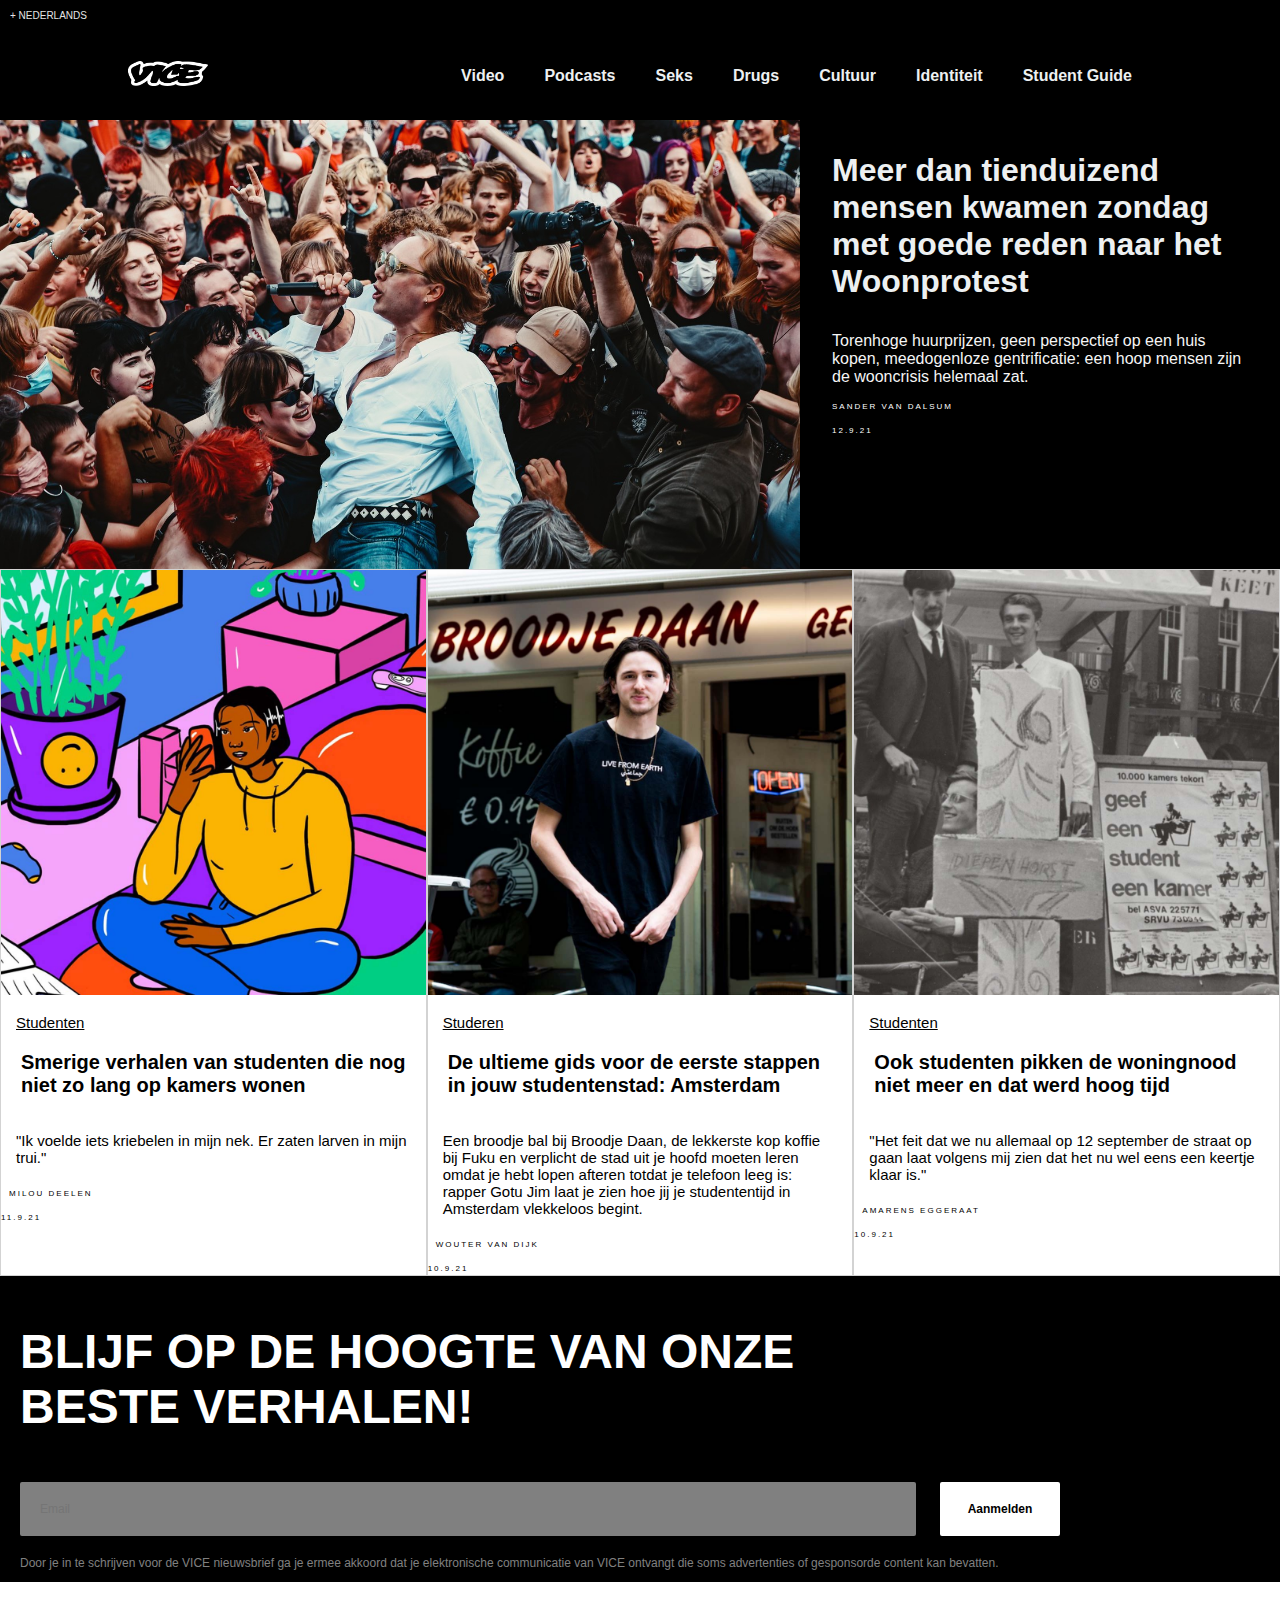
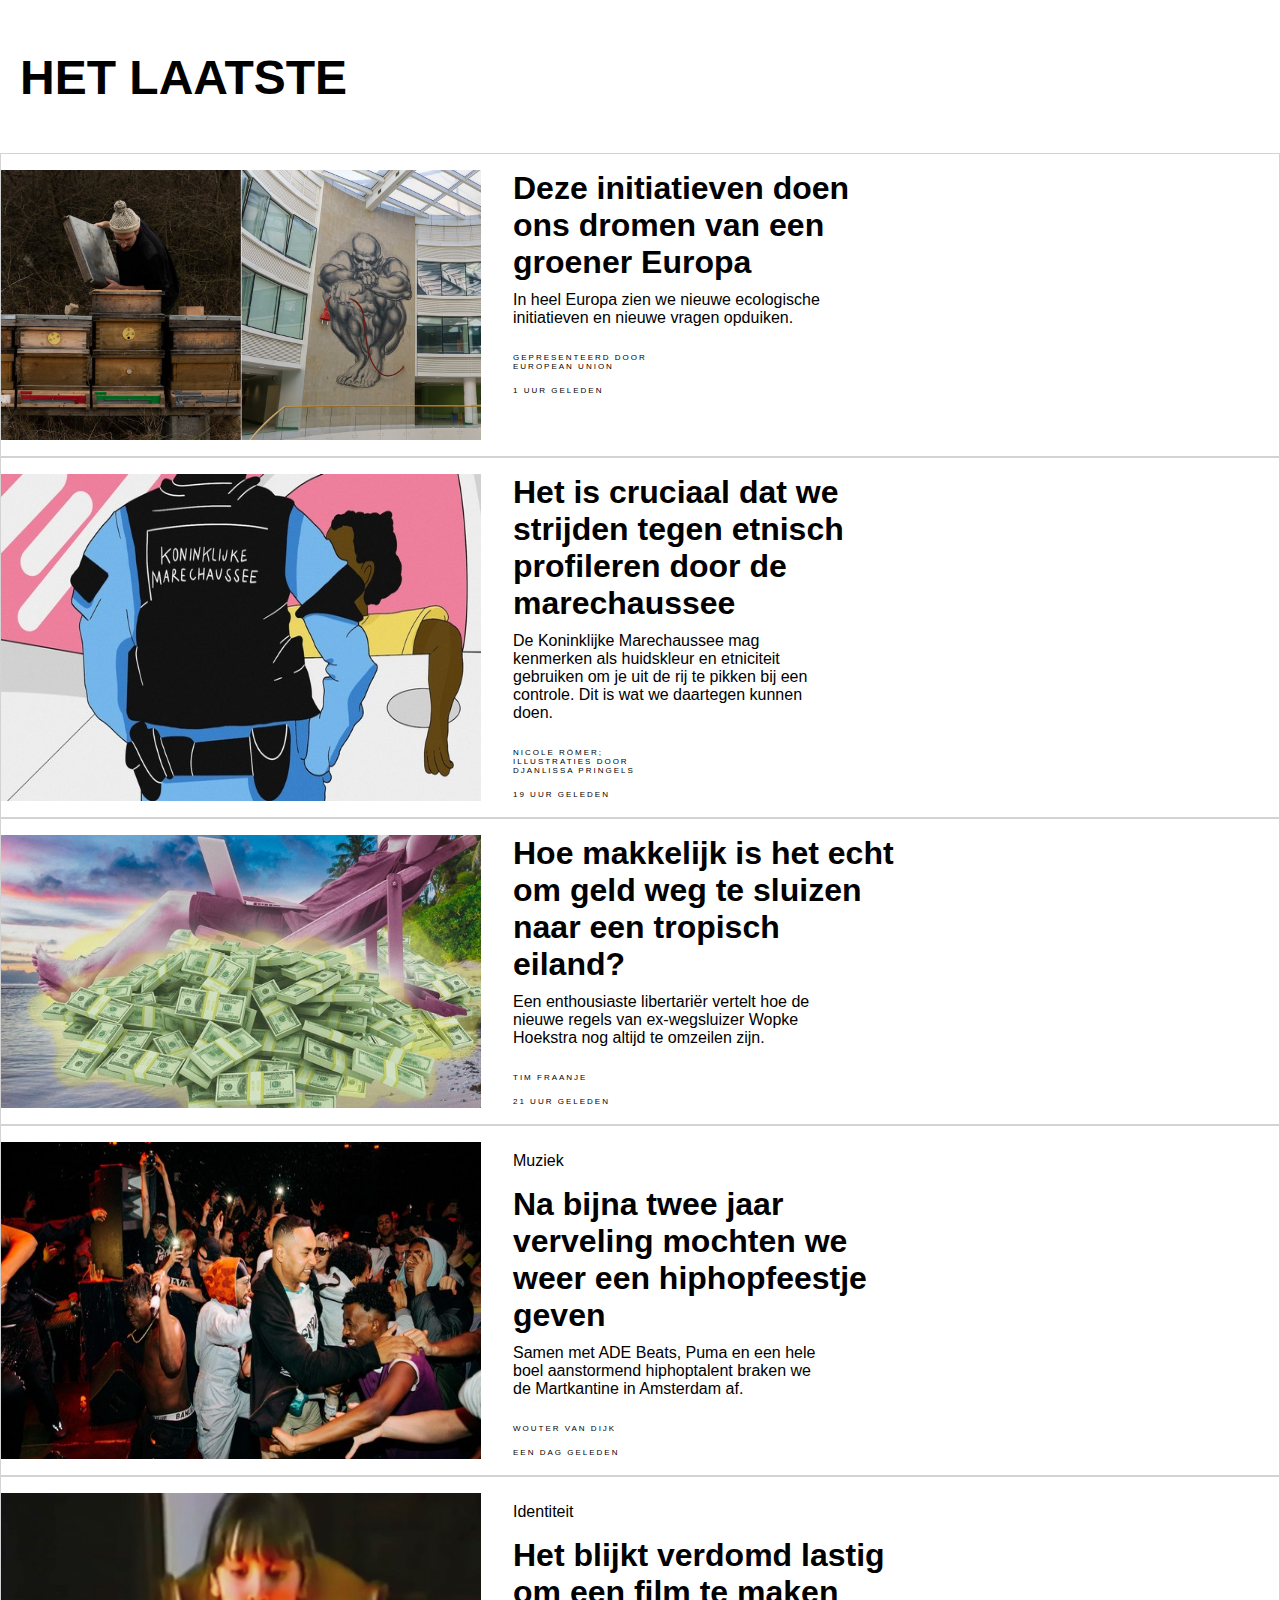
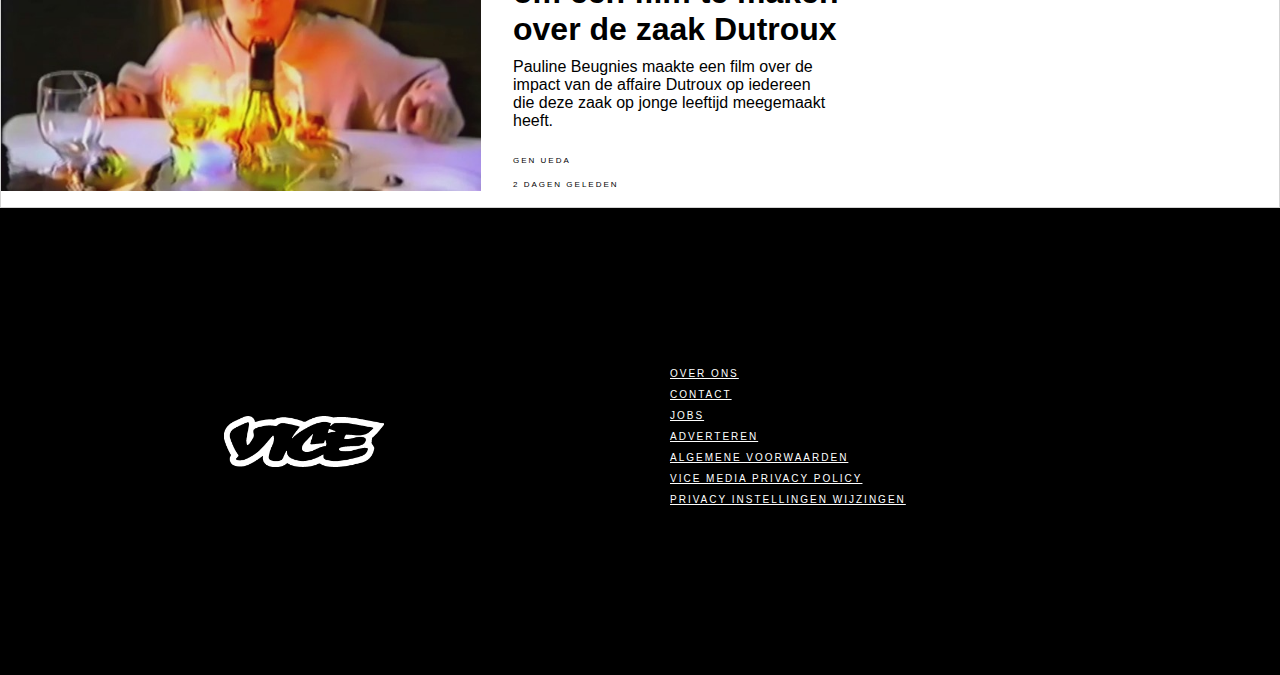
<file: index.html>
<!DOCTYPE html>
<html lang="en">

<head>
	<meta charset="UTF-8">
	<meta name="viewport" content="width=device-width, initial-scale=1.0">
	<title> vice.com </title>
	<link rel="stylesheet" href="style2.css">
</head>

<div class="taalbutton">
	<button class="taal"> + Nederlands</button>
</div>
<header>
	<a class="logo" href="/"><img class="vicelogo" src="images/vicelogo.png" alt="logo"></a>
	<nav>
		<ul class="nav__links">
			<li><a href="#video">Video</a></li>
			<li><a href="#podcasts">Podcasts</a></li>
			<li><a href="#seks">Seks</a></li>
			<li><a href="#drugs">Drugs</a></li>
			<li><a href="#cultuur">Cultuur</a></li>
			<li><a href="#identiteit">Identiteit</a></li>
			<li><a href="#studentguide">Student Guide</a></li>
		</ul>
	</nav>

	<img class="menu" src="images/hamburger.png.png"></img>
</header>
<div class="overlay">
	<a class="close">&times;</a>
	<ul class="overlay__content">
		<li><a href="#video">Video</a></li>
		<li><a href="#podcasts">Podcasts</a></li>
		<li><a href="#shop">Shop</a></li>
		<li><a href="#nieuwsbrief">Nieuwsbrief</a></li>

		<form action="/action_page.php">
			<input type="text" placeholder="Zoeken naar artikelen, video's en shows" name="search">
			<button type="submit">submit</button>
		</form>

		<ul>
			<li><a href="#seks">Seks</a></li>
			<li><a href="#drugs">Drugs</a></li>
			<li><a href="#cultuur">Cultuur</a></li>
			<li> <a href="#identiteit">Identiteit</a></li>
			<li> <a href="#studentguide">Student Guide</a></li>
		</ul>
</div>
</div>

<body>

	<section>
		<img class="image1" src="images/image1.jpg" alt="festival foto">
		<article class="article1">
			<a href="/pagina2.html">
				<h3>Meer dan tienduizend mensen kwamen zondag met goede reden naar het Woonprotest</h3>
			</a>
			<p>Torenhoge huurprijzen, geen perspectief op een huis kopen, meedogenloze gentrificatie: een hoop mensen
				zijn de wooncrisis helemaal zat.</p>
			<p class="auteur"> Sander van Dalsum</p>
			<time datetime="2021-09-12 18:43">12.9.21</time>
		</article>
	</section>

	<section>
		<article class="artikel1">
			<img src="images/image2.jpg" alt="illustratie studenten">
			<p>Studenten</p>
			<h2>Smerige verhalen van studenten die nog niet zo lang op kamers wonen</h2>
			<p> &quot;Ik voelde iets kriebelen in mijn nek. Er zaten larven in mijn trui.&quot;</p>
			<p class="auteur"> Milou Deelen</p>
			<time datetime="2021-09-11 18:00">11.9.21</time>
		</article>

		<article class="artikel2">
			<img src="images/image3.jpg" alt="broodje daan">
			<p>Studeren</p>
			<h2>De ultieme gids voor de eerste stappen in jouw studentenstad: Amsterdam</h2>
			<p> Een broodje bal bij Broodje Daan, de lekkerste kop koffie bij Fuku
				en verplicht de stad uit je hoofd moeten leren omdat je hebt lopen afteren
				totdat je telefoon leeg is: rapper Gotu Jim laat je zien hoe jij je studententijd
				in Amsterdam vlekkeloos begint.</p>
			<p class="auteur">Wouter van Dijk</p>
			<time datetime="2021-09-10 18:00">10.9.21</time>
		</article>

		<article class="artikel3">
			<img src="images/image4.jpg" alt="woningnood studenten">
			<p>Studenten</p>
			<h2>Ook studenten pikken de woningnood niet meer en dat werd hoog tijd</h2>
			<p> &quot;Het feit dat we nu allemaal op 12 september de straat op gaan laat volgens
				mij zien dat het nu wel eens een keertje klaar is.&quot;</p>
			<p class="auteur"> Amarens Eggeraat</p>
			<time datetime="2021-09-10 18:00">10.9.21</time>
		</article>
	</section>

	<section>
		<h3>Blijf op de hoogte van onze beste verhalen!</h3>
		<form action=""></form>
		<input type="text" placeholder="Email">
		<input type="submit" value="Aanmelden">

		<p>Door je in te schrijven voor de VICE nieuwsbrief ga je ermee akkoord dat je
			elektronische communicatie van VICE ontvangt die soms advertenties of gesponsorde
			content kan bevatten.</p>
	</section>

	<section>
		<h3>Het Laatste</h3>
		<article>
			<img src="images/image5.jpg" alt="foto van ecologische initiatieven">
			<div>
				<h2>Deze initiatieven doen ons dromen van een groener Europa</h2>
				<p>In heel Europa zien we nieuwe ecologische initiatieven en nieuwe vragen opduiken.</p>
				<p class="auteur">GEPRESENTEERD DOOR EUROPEAN UNION</p>
				<time datetime="2021-09-10 18:00">1 uur geleden</time>
			</div>
		</article>
		<article>
			<img src="images/image6.jpg" alt="illustratie van Koninklijke Marechaussee">
			<div>
				<h2>Het is cruciaal dat we strijden tegen etnisch profileren door de marechaussee</h2>
				<p>De Koninklijke Marechaussee mag kenmerken als huidskleur en etniciteit gebruiken om je uit de rij te
					pikken bij een controle. Dit is wat we daartegen kunnen doen.</p>
				<p class="auteur">NICOLE RÖMER; ILLUSTRATIES DOOR DJANLISSA PRINGELS</p>
				<time datetime="2021-09-10 18:00">19 uur geleden</time>
			</div>
		</article>
		<article>
			<img src="images/image7.jpg" alt="illustratie van een stapel geld">
			<div>
				<h2>Hoe makkelijk is het echt om geld weg te sluizen naar een tropisch eiland?</h2>
				<p>Een enthousiaste libertariër vertelt hoe de nieuwe regels van ex-wegsluizer Wopke Hoekstra nog altijd
					te omzeilen zijn.</p>
				<p class="auteur">TIM FRAANJE</p>
				<time datetime="2021-09-10 18:00">21 uur geleden</time>
		</article>
		</div>
		<article>
			<img src="images/image8.jpg" alt="uitgaans foto in Amsterdam">
			<div>
				<p>Muziek</p>
				<h2>Na bijna twee jaar verveling mochten we weer een hiphopfeestje geven</h2>
				<p>Samen met ADE Beats, Puma en een hele boel aanstormend hiphoptalent braken we de Martkantine in
					Amsterdam af.</p>
				<p class="auteur"> WOUTER VAN DIJK </p>
				<time datetime="2021-09-10 18:00">Een dag geleden</time>
			</div>
		</article>

		<article>
			<img src="images/image9.jpg" alt="foto van een meisje die kaarsjes uitblaast">
			<div>
				<p>Identiteit</p>
				<h2>Het blijkt verdomd lastig om een film te maken over de zaak Dutroux</h2>
				<p>Pauline Beugnies maakte een film over de impact van de affaire Dutroux op iedereen die deze zaak op
					jonge leeftijd meegemaakt heeft.</p>
				<p class="auteur">GEN UEDA</p>
				<time datetime="2021-09-10 18:00">2 dagen geleden</time>
			</div>
		</article>
	</section>

	<footer>
		<section>
			<img src="images/vicelogo.png" alt="logo">
			<ul>
				<li><a href="#">Over ons</a></li>
				<li><a href="#">Contact</a></li>
				<li><a href="#">Jobs</a></li>
				<li><a href="#">Adverteren</a></li>
				<li><a href="#">Algemene Voorwaarden</a></li>
				<li><a href="#">Vice Media Privacy Policy</a></li>
				<li><a href="#">Privacy Instellingen Wijzingen</a></li>
			</ul>
		</section>
	</footer>
	<script type="text/javascript" src="script.js"></script>
</body>

</html>
</file>
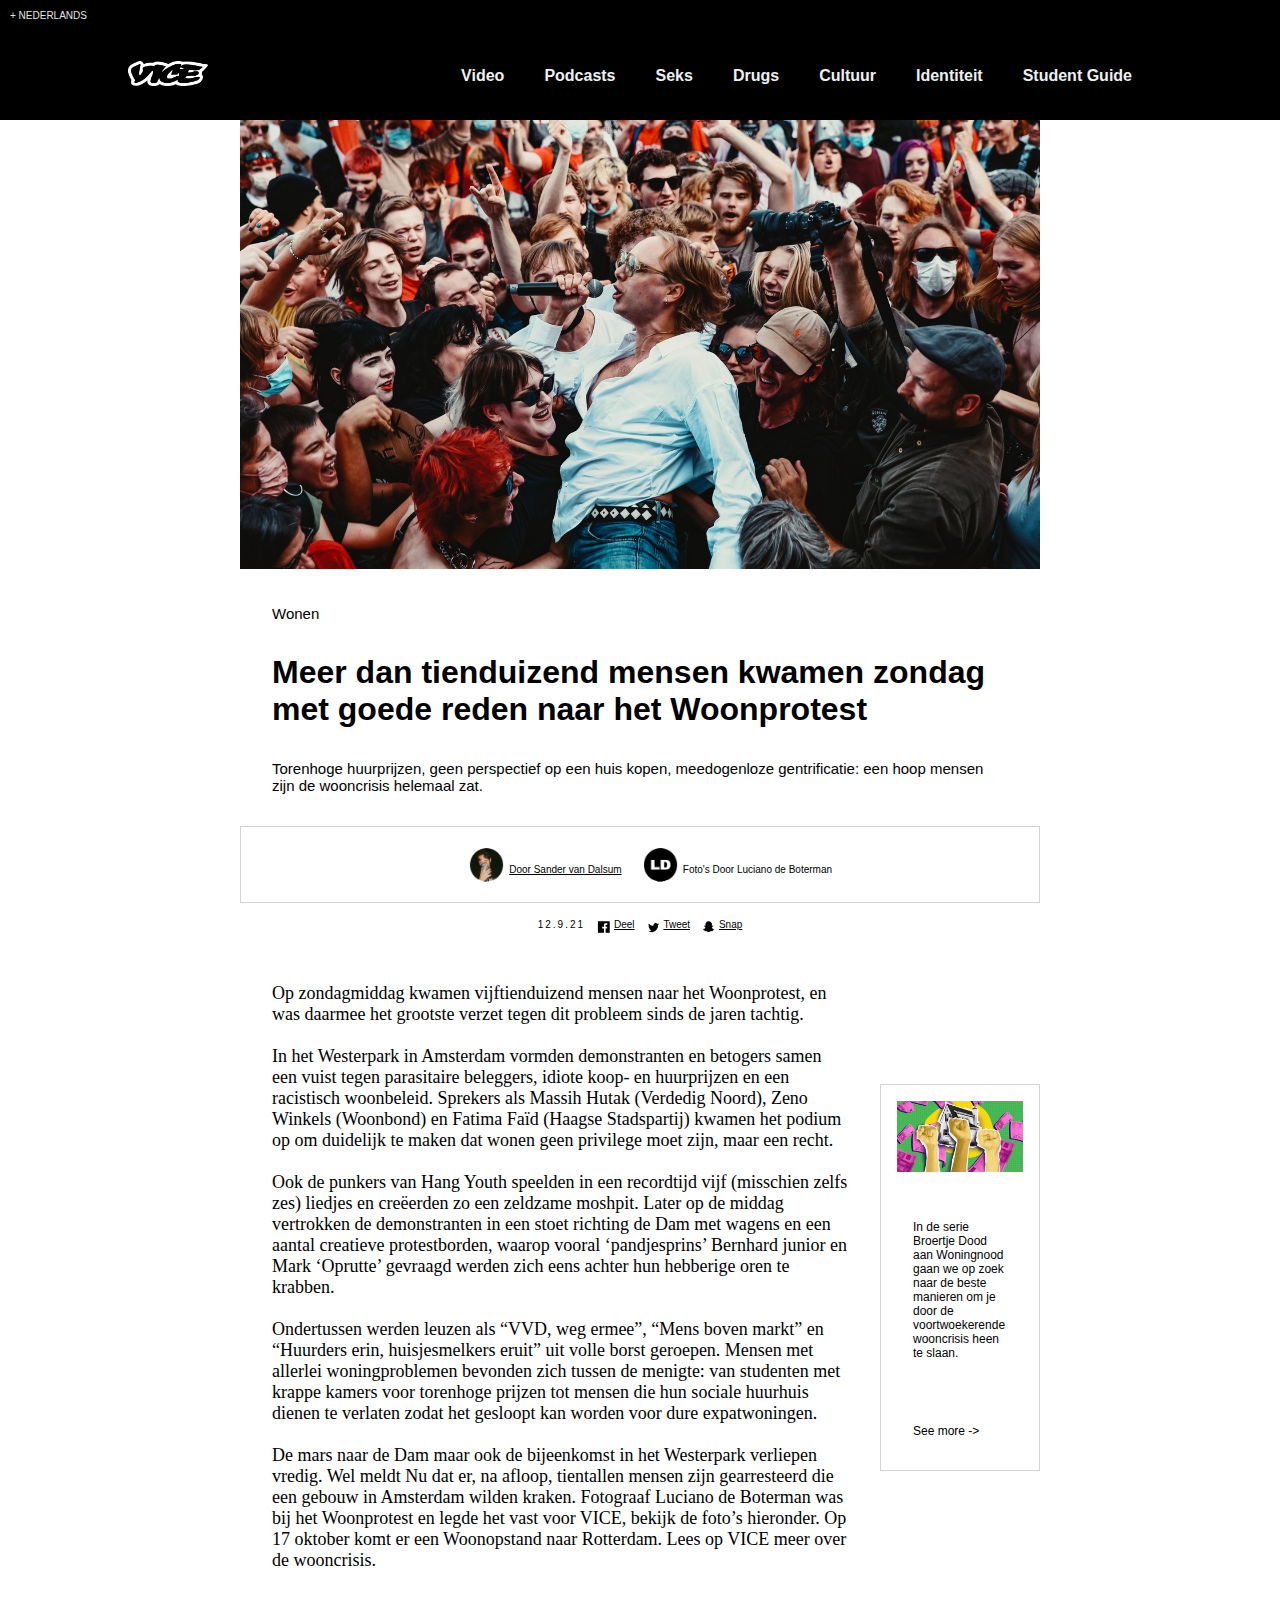
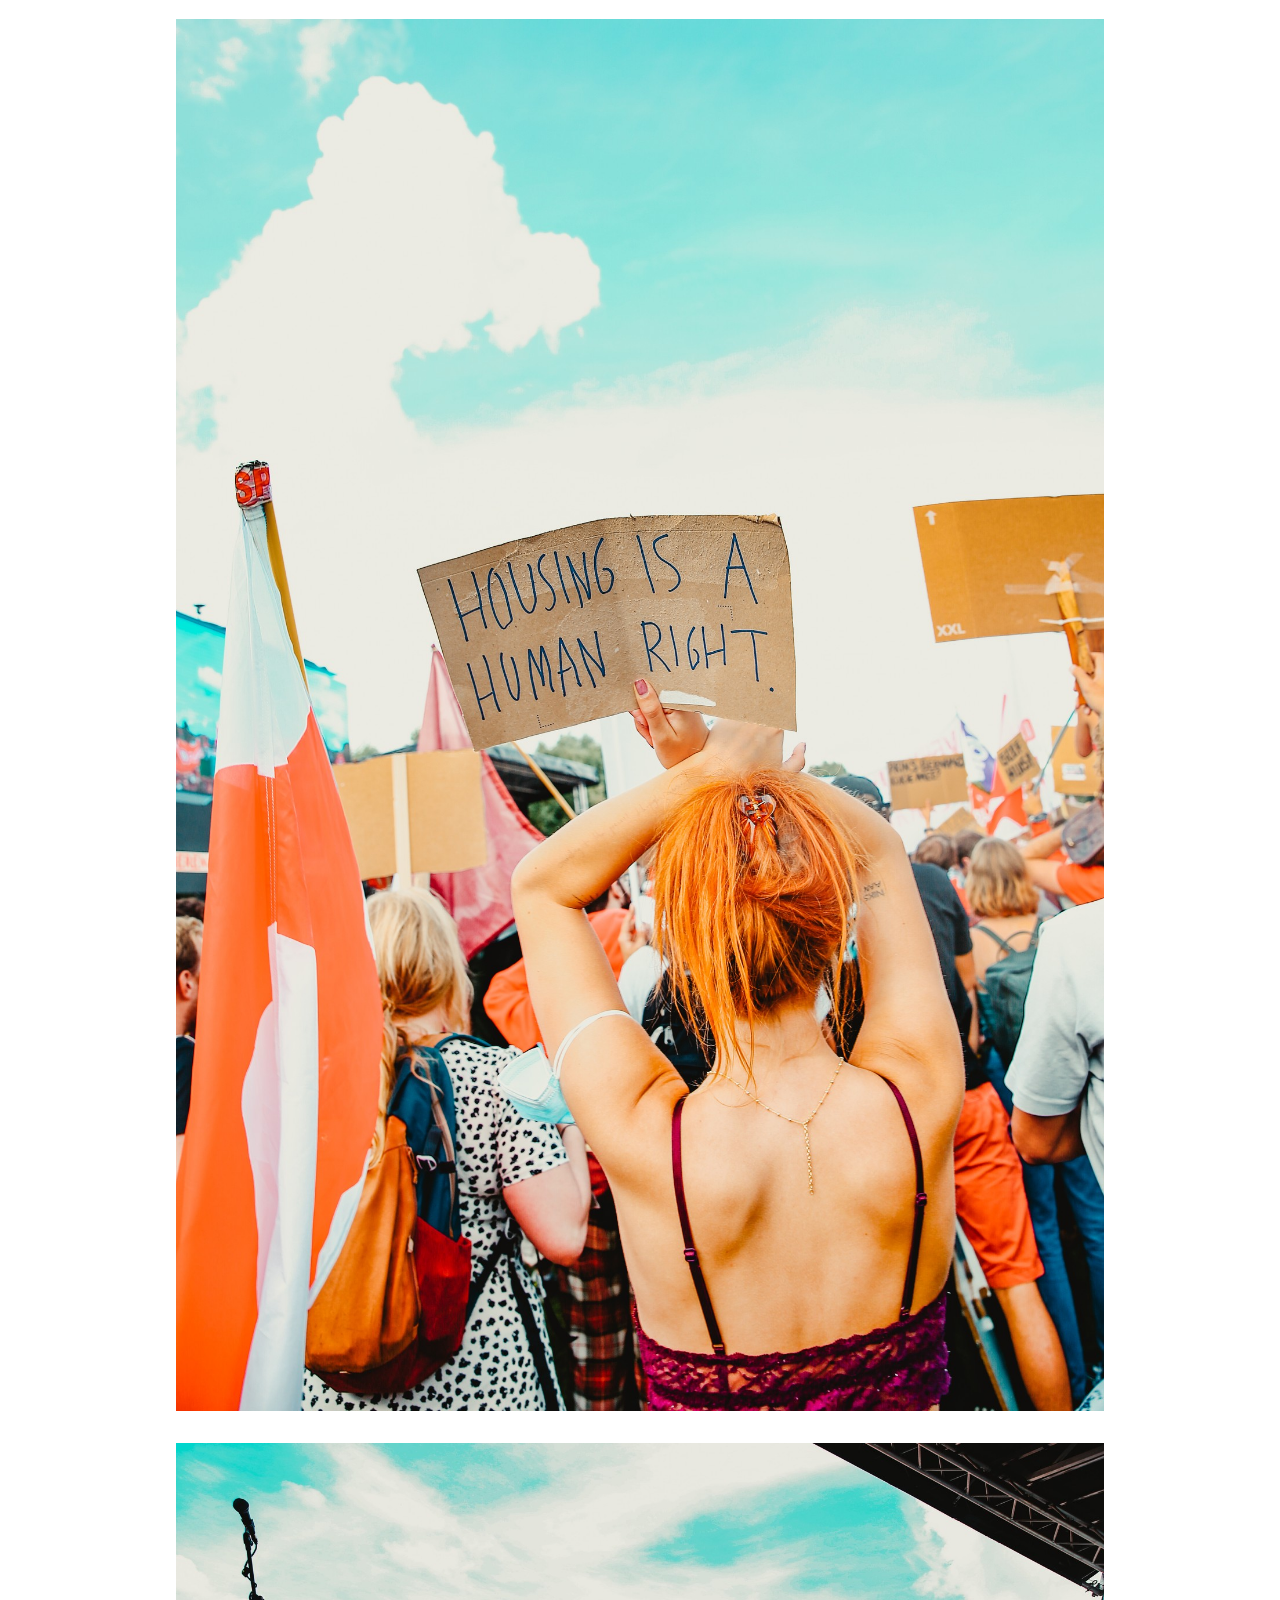
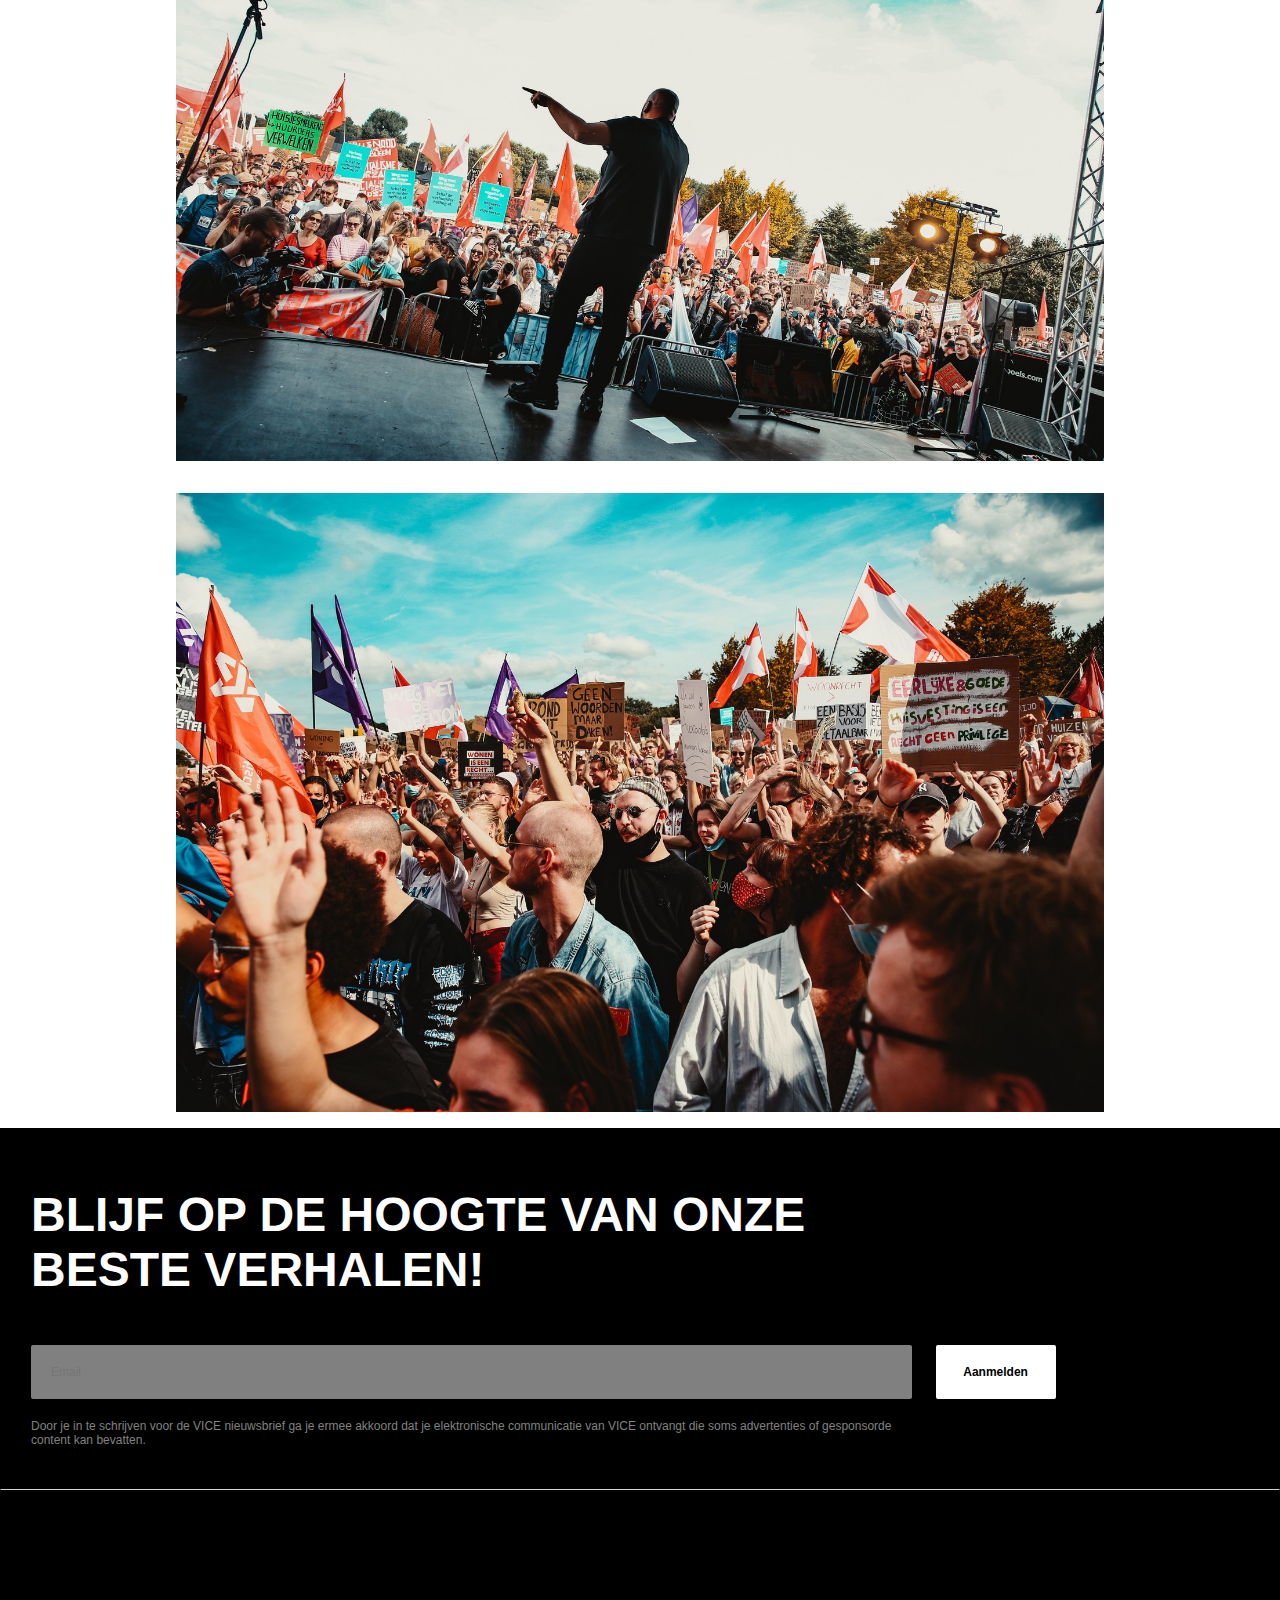
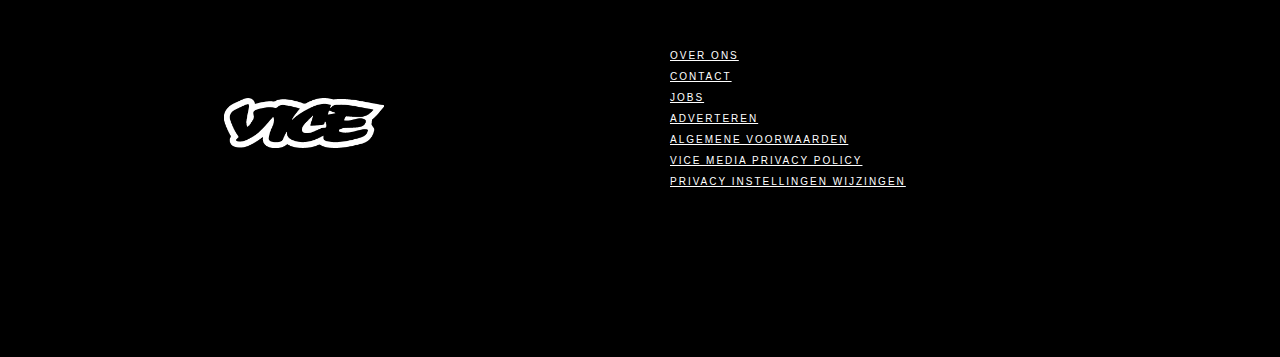
<file: pagina2.html>
<!DOCTYPE html>
<html lang="en">

<head class="page2">
    <meta charset="UTF-8">
    <meta name="viewport" content="width=device-width, initial-scale=1.0">
    <title> vice.com </title>
    <link rel="stylesheet" href="style2.css">
</head>
<section class="taalbutton">
    <button class="taal"> + Nederlands</button>
</section>
<header class="page2">
    <a class="logo" href="/"><img class="vicelogo" src="images/vicelogo.png" alt="logo"></a>
    <nav>
        <ul class="nav__links">
            <li><a href="#video">Video</a></li>
            <li><a href="#podcasts">Podcasts</a></li>
            <li><a href="#seks">Seks</a></li>
            <li><a href="#drugs">Drugs</a></li>
            <li><a href="#cultuur">Cultuur</a></li>
            <li><a href="#identiteit">Identiteit</a></li>
            <li><a href="#studentguide">Student Guide</a></li>
        </ul>
    </nav>

    <img class="menu" src="images/hamburger.png.png"></img>
</header>
<div class="overlay">
    <a class="close">&times;</a>
    <ul class="overlay__content">
        <li><a href="#video">Video</a></li>
        <li><a href="#podcasts">Podcasts</a></li>
        <li><a href="#shop">Shop</a></li>
        <li><a href="#nieuwsbrief">Nieuwsbrief</a></li>

        <form class="formmenu" action="/action_page.php">
            <input type="text" placeholder="Zoeken naar artikelen, video's en shows" name="search">
            <button type="submit">submit</button>
        </form>

        <ul>
            <li><a href="#seks">Seks</a></li>
            <a href="#drugs">Drugs</a>
            <a href="#cultuur">Cultuur</a>
            <a href="#identiteit">Identiteit</a>
            <a href="#studentguide">Student Guide</a>
        </ul>
</div>
</div>

<body>
    <section class="page2">
        <img src="images/image1.jpg" alt="festival foto">
        <article class="page2">
            <p>Wonen</p>
            <h3>Meer dan tienduizend mensen kwamen zondag met goede reden naar het Woonprotest</h3>
            <p>Torenhoge huurprijzen, geen perspectief op een huis kopen, meedogenloze gentrificatie: een hoop mensen
                zijn de
                wooncrisis helemaal zat.</p>
        </article>

        <article class="page2">
            <img src="/images/sander.png" alt="auteur">
            <p>Door Sander van Dalsum </p>
            <img src="/images/ld.png" alt="fotograaf">
            <p>Foto's Door Luciano de Boterman</p>
        </article>

        <article class="page2">
            <time datetime="2021-09-12 18:00">12.9.21</time>
            <img src="images/fblogo.png" alt="facebook logo">
            <p>Deel</p>
            <img src="images/twitterlogo.png" alt="twitter logo">
            <p>Tweet</p>
            <img src="images/sclogo.png" alt="snapchat logo">
            <p>Snap</p>
        </article>
    </section>


    <section class="page2">

        <aside>
            <img src="/images/image10.jpg" alt="artwork voor woonprotest">

            <p>In de serie Broertje Dood aan Woningnood gaan we op zoek
                naar de beste manieren om je door de voortwoekerende wooncrisis heen te slaan.</p>
            <p> See more -></p>
        </aside>

        <article class="page2">
            <p>Op zondagmiddag kwamen vijftienduizend mensen naar het Woonprotest,
                en was daarmee het grootste verzet tegen dit probleem sinds de jaren tachtig.
                <br>

                </br>

                In het Westerpark in Amsterdam vormden demonstranten en betogers samen een vuist tegen parasitaire
                beleggers,
                idiote koop- en huurprijzen en een
                racistisch woonbeleid. Sprekers als Massih Hutak (Verdedig Noord), Zeno Winkels (Woonbond) en
                Fatima Faïd (Haagse Stadspartij)
                kwamen het podium op om duidelijk te maken dat wonen geen privilege moet zijn, maar een recht.
                <br>

                </br>
                Ook de punkers van Hang Youth speelden in een recordtijd vijf (misschien zelfs zes) liedjes en creëerden
                zo
                een zeldzame moshpit.
                Later op de middag vertrokken de demonstranten in een stoet richting de Dam met wagens en een aantal
                creatieve protestborden,
                waarop vooral ‘pandjesprins’ Bernhard junior en Mark ‘Oprutte’ gevraagd werden zich eens achter hun
                hebberige oren te krabben.
                <br>

                </br>
                Ondertussen werden leuzen als “VVD, weg ermee”, “Mens boven markt” en “Huurders erin, huisjesmelkers
                eruit”
                uit volle borst geroepen.
                Mensen met allerlei woningproblemen bevonden zich tussen de menigte: van studenten met krappe kamers
                voor
                torenhoge prijzen tot mensen die hun sociale huurhuis dienen te verlaten zodat het gesloopt kan worden
                voor
                dure expatwoningen.


                <br>

                </br>
                De mars naar de Dam maar ook de bijeenkomst in het Westerpark verliepen vredig. Wel meldt Nu dat er, na
                afloop, tientallen mensen
                zijn gearresteerd die een gebouw in Amsterdam wilden kraken.
                Fotograaf Luciano de Boterman was bij het Woonprotest en legde het vast voor VICE, bekijk de foto’s
                hieronder.
                Op 17 oktober komt er een Woonopstand naar Rotterdam.

                Lees op VICE meer over de wooncrisis.
            </p>

        </article>
    </section>

    <section class="page2">
        <img src="images/image12.jpeg" alt="foto woonprotest">
        <img src="images/image13.jpeg" alt="foto woonprotest">
        <img src="images/image14.jpeg" alt="foto woonprotest">
    </section>

    <section class="page2">
        <h3>Blijf op de hoogte van onze beste verhalen!</h3>
        <form action=""></form>
        <input type="text" placeholder="Email">
        <input type="submit" value="Aanmelden">

        <p>Door je in te schrijven voor de VICE nieuwsbrief ga je ermee akkoord dat je
            elektronische communicatie van VICE ontvangt die soms advertenties of gesponsorde
            content kan bevatten.</p>
    </section>

    <footer>
        <section>
            <img src="images/vicelogo.png" alt="logo">
            <ul>
                <li><a href="#">Over ons</a></li>
                <li><a href="#">Contact</a></li>
                <li><a href="#">Jobs</a></li>
                <li><a href="#">Adverteren</a></li>
                <li><a href="#">Algemene Voorwaarden</a></li>
                <li><a href="#">Vice Media Privacy Policy</a></li>
                <li><a href="#">Privacy Instellingen Wijzingen</a></li>
            </ul>
        </section>
    </footer>

    <script type="text/javascript" src="script.js"></script>
</body>

</html>
</file>
<file: style2.css>
* {
  box-sizing: border-box;
  margin: 0;
  padding: 0;
}


header {
  display: flex;
  justify-content: space-between;
  align-items: center;
  padding: 30px 10%;
  background-color: #000000;
}



.vicelogo {
  max-width: 5em;
}

/* nav */

.taalbutton {
  background-color: black;
}

.taal {
  font-family: 'Open Sans', sans-serif;
  font-size: 10px;
  text-transform: uppercase;
  background: none;
  color: rgb(228, 228, 228);
  border: none;
  padding: 1em;
}

.nav__links a,
.overlay__content a {
  font-family: "Poppins", sans-serif;
  font-weight: 700;
  color: #edf0f1;
  text-decoration: none;
}

.nav__links {
  list-style: none;
  display: flex;
}

.nav__links li {
  padding: 0px 20px;
}

.nav__links li a {
  transition: color 0.3s ease 0s;
}

.nav__links li a:hover {
  color: #707070;
}

.cta {
  display: none;
}

.cta:hover {
  background-color: rgba(100, 100, 100, 0.8);
}


/* Mobile Nav */

.menu {
  display: none;
  width: 1em;
}

.overlay {
  height: 100%;
  width: 0;
  position: fixed;
  z-index: 1;
  left: 0;
  top: 0;
  background-color: #000000;
  overflow-x: hidden;
  transition: width 0.5s ease 0s;
}

.overlay--active {
  width: 100%;
}

.overlay__content {
  display: flex;
  height: 100%;
  flex-direction: column;
  align-items: center;
  justify-content: center;
}

.overlay a {
  padding: 15px;
  font-size: 36px;
  display: block;
  transition: color 0.3s ease 0s;
}

.overlay a:hover,
.overlay a:focus {
  color: #727272;
}

.overlay .close {
  position: absolute;
  top: 20px;
  right: 45px;
  font-size: 60px;
  color: #edf0f1;
}

/* algemene css */

.auteur,
time {
  font-family: 'Open Sans', sans-serif;
  font-size: 8px;
  text-transform: uppercase;
  color: white;
  letter-spacing: 2px;
}

h3 {
  font-family: "Poppins", sans-serif;
  font-size: 2em;
  font-weight: 900;
  color: #edf0f1;
  padding-top: 1em;
  padding-bottom: 1em;
}


p {
  font-family: "Poppins", sans-serif;
  color: whitesmoke;
  padding-bottom: 1em;
}

a {
  text-decoration: none;
  font-family: Arial, Helvetica, sans-serif;
  color: white;
  text-decoration: underline;
}

a:link {
  text-decoration: none;
}

a:hover {
  text-decoration: underline;
}

/* 1e artikel */

section:nth-of-type(1) {
  display: grid;
  grid-template-columns: 1fr 1fr;
  grid-template-rows: 1fr;
  gap: 2em;
  grid-template-areas:
    "image1 article1 .";
  background-color: #000000;

}

.image1 {
  max-width: 50em;
  height: auto;
  grid-area: image1;
}

.article1 {
  grid-area: article1;
}

/* 3 artikelen */

section:nth-of-type(2) {
  display: grid;
  grid-template-columns: repeat(auto-fit, minmax(150px, 1fr));
  grid-template-rows: 1fr;
  gap: 0em;
}

section:nth-of-type(2) img {
  width: 100%;
  height: auto;

}

section:nth-of-type(2) article {
  border: lightgray;
  border-style: solid;
  border-width: 1px;
}

section:nth-of-type(2) article p:nth-child(2) {
  font-family: Arial, Helvetica, sans-serif;
  font-size: 15px;
  text-decoration: underline;
  margin-left: auto;
  margin-right: auto;
  padding: 1em 1em 0em;

}

section:nth-of-type(2) h2 {
  font-family: "Poppins", sans-serif;
  font-size: 20px;
  font-weight: 900;
  margin-left: auto;
  margin-right: auto;
  padding: 1em;

}

section:nth-of-type(2) p {
  font-family: "Poppins", sans-serif;
  font-size: 15px;
  margin-left: auto;
  margin-right: auto;
  color: black;
  padding: 1em;
}

section:nth-of-type(2) time {
  color: black;
  letter-spacing: 2px;
  margin-left: auto;
  margin-right: auto;
}

section:nth-of-type(2) .auteur {
  font-family: 'Open Sans', sans-serif;
  font-size: 8px;
  text-transform: uppercase;
  color: black;
  letter-spacing: 2px;
  margin-left: auto;
  margin-right: auto;
}

/*blijf op de hoogte*/

section:nth-of-type(3) {
  background-color: black;
}

section:nth-of-type(3) h3 {
  font-family: "Poppins", sans-serif;
  font-size: 3em;
  font-weight: 900;
  text-transform: uppercase;
  color: white;
  padding-left: 20px;
  max-width: 18em;

}

section:nth-of-type(3) input:nth-child(3) {
  width: 70%;
  padding: 20px;
  border-radius: 2px;
  border-style: none;
  background-color: grey;
  margin-left: 20px;
  font-size: 12px;
}

section:nth-of-type(3) input:nth-child(4) {
  width: 10em;
  padding: 20px;
  border-radius: 2px;
  border-style: none;
  background-color: white;
  margin-left: 20px;
  font-family: Arial, Helvetica, sans-serif;
  font-weight: 900;
  font-size: 12px;
}

input:hover {
  transform: translateY(-0.5em);
}

section:nth-of-type(3) p {

  font-family: Arial, Helvetica, sans-serif;
  margin: 20px;
  font-size: 12px;
  color: grey;
}

/* het laatste */


section:nth-of-type(4) h3 {

  font-family: "Poppins", sans-serif;
  font-size: 3em;
  font-weight: 900;
  text-transform: uppercase;
  color: black;
  padding-left: 20px;
  border-width: 10px;
  border-color: lightgray;
}

section:nth-of-type(4) article {
  display: flex;
  flex-wrap: wrap;
  flex-direction: row;
  border-width: 1px;
  border-style: solid;
  border-color: lightgray;
  padding: 1em 0;
  gap: 2em;

}

section:nth-of-type(4) img {
  max-width: 30em;
  height: auto;
}

section:nth-of-type(4) p {
  color: black;
  max-width: 20em;
  padding-top: 10px;
}


section:nth-of-type(4) p:nth-child(4) {
  color: black;
}

section:nth-of-type(4) time {

  color: black;
}


section:nth-of-type(4) h2 {
  font-family: "Poppins", sans-serif;
  font-size: 2em;
  font-weight: 900;
  color: black;
  width: 12em;
}

/*footer*/
footer li {
  display: flex;
  flex-wrap: wrap;
  font-family: 'Open Sans', sans-serif;
  font-size: 10px;
  text-transform: uppercase;
  color: white;
  letter-spacing: 2px;
  text-decoration: none;
  padding-bottom: 1em;
  padding-left: 3em;
  text-decoration: underline;
}

footer {
  padding-top: 10em;
  padding-bottom: 10em;
  background-color: black;
}

footer img {
  display: flex;
  flex-wrap: wrap;
  margin: auto;
  max-width: 10em;
  height: auto;
}

/* pagina 2 */
button.taal {
  display: flex;
}
section.page2:nth-of-type(2) img {
  max-width: 100%;
  height: auto;
}

section.page2:nth-of-type(2) {
  display: block;
  justify-content: center;
  border-width: 0%;
  border-style: none;
  margin-left: auto;
  margin-right: auto;
  border: hidden;
}

/*artikel 1 */

section.page2 {
  max-width: 50em;
}

article.page2:nth-of-type(1) {
  display: block;
  justify-content: center;
  padding: 2em;
  border: hidden;
}

article.page2 p {
  padding: 0%;
}

article.page2:nth-of-type(2) img {
  display: block;
  margin-right: auto;
  margin-left: auto;
  padding-left: 1em;
  margin: 0%;
  width: 8%;
}


article.page2:nth-of-type(2) {
  display: flex;
  justify-content: center;
  padding: 1em;
  align-items: center;
}

article.page2:nth-of-type(2) p {
  font-size: 10px;
  padding-left: 0%;
  margin: 0%;
  padding-top: 10px;
}

article.page2:nth-of-type(2) p:nth-child(2) {
  font-size: 10px;
  padding-left: 0%;
  padding: 0%;
  margin: 0%;
  padding-top: 10px;
}

article.page2:nth-of-type(1) h3 {
  color: black;
}


article.page2:nth-of-type(1) h3 {
  color: black
}


/* socials */
article.page2:nth-of-type(3) {
  display: flex;
  justify-content: center;
  border: hidden;
  background-color: white;
  margin: 1em;
}

article.page2:nth-of-type(3) img {
  width: auto;
  height: 1em;
  padding-right: 2px;
  padding-left: 10px;
}

article.page2:nth-of-type(3) p {
  font-size: 10px;
  margin: 0%;
  padding: 0%;
  text-decoration: underline;

}

article.page2:nth-of-type(3) time {
  font-size: 10px;
  padding: 0%;
  margin: 0%;
}


section.page2:nth-of-type(3) {
  display: flex;
  flex-direction: row-reverse;
  justify-content: center;
  background-color: white;
  margin-left: auto;
  margin-right: auto;
  align-items: center;
}

/*aside*/

aside:nth-of-type(1) p {
  font-family: Verdana, Geneva, Tahoma, sans-serif;
  padding: 1em;
  color: black;
  font-size: 12px;

}

aside:nth-of-type(2) p:nth-of-type(2) {
  font-family: Verdana, Geneva, Tahoma, sans-serif;
  padding: 1em;
  color: black;
  font-size: 5px;
}

aside {
  display: flex;
  flex-direction: column;
  border: lightgray;
  border-style: solid;
  border-width: 0.5px;
  background-color: white;
  max-width: 10em;
  max-height: 30em;
  margin: 0%;
}

aside img {
  display: flex;
  justify-content: center;
  margin: 1em;
  width: 80%;
}

/* pagina tekst */

section.page2:nth-of-type(3) article.page2 p {
  font-family: Georgia, 'Times New Roman', Times, serif;
  color: black;
  font-size: 18px;
  padding: 0%;
  margin: 0%;
  max-width: 40em;
}

/* afbeeldingen */


section.page2:nth-of-type(4) {
  max-width: 60em;
  margin-left: auto;
  margin-right: auto;
}

section.page2:nth-of-type(4) img {
  display: block;
  max-width: 60em;
  margin-left: auto;
  margin-right: auto;
  padding: 1em;
  width: 100%;
  height: auto;
}

/* responsive */


@media screen and (max-height: 450px) {
  .overlay a {
    font-size: 20px;
  }

  .overlay .close {
    font-size: 40px;
    top: 15px;
    right: 35px;
  }


}

@media only screen and (max-width: 1125px) {

  .nav__links,
  .cta {
    display: none;
  }

  .menu {
    display: initial;
  }

  section:nth-of-type(1) {
    display: flex;
    flex-direction: column;
    padding: 10px;
  }

  section:nth-of-type(1) p,
  h3,
  time {
    margin-right: auto;
    margin-left: auto;
  }

  .image1 {
    display: flex;
    justify-content: center;
    max-width: 100%;
    height: auto;
    ;
  }

  section:nth-of-type(4) img {
    max-width: 25em;
    height: auto;
  }
}

/*blijf op de hoogte*/

section.page2:nth-of-type(5) {
  background-color: black;
  padding: 10px;
  border-bottom: lightgray;
  border-style: solid;
  border-width: 1px;
  max-width: 100%;
}

section.page2:nth-of-type(5) h3 {
  font-family: "Poppins", sans-serif;
  font-size: 3em;
  font-weight: 900;
  text-transform: uppercase;
  color: white;
  padding-left: 20px;
  max-width: 18em;

}

section.page2:nth-of-type(5) input:nth-child(3) {
  width: 70%;
  padding: 20px;
  border-radius: 2px;
  border-style: none;
  background-color: grey;
  margin-left: 20px;
  font-size: 12px;
}

section.page2:nth-of-type(5) input:nth-child(4) {
  width: 10em;
  padding: 20px;
  border-radius: 2px;
  border-style: none;
  background-color: white;
  margin-left: 20px;
  font-family: Arial, Helvetica, sans-serif;
  font-weight: 900;
  font-size: 12px;
}

section.page2:nth-of-type(5) p {

  font-family: Arial, Helvetica, sans-serif;
  margin: 20px;
  font-size: 12px;
  color: grey;
  max-width: 70%;
}

@media only screen and (max-width: 600px) {

  section:nth-of-type(2) {
    display: flex;
    flex-wrap: wrap;
    flex-direction: column;

  }

  section:nth-of-type(2) img {
    display: flex;
    max-width: 100%;
  }

  aside {
    display: none;
  }

  @media only screen and (max-width: 900px) {

    section:nth-of-type(4) article {
      padding: 1em;
      display: flex;
      flex-direction: row-reverse;
      justify-content: space-evenly;
    }

    section:nth-of-type(4) img {
      width: 100px;
      height: 100px;
    }

    section:nth-of-type(4) h2 {
      font-size: 15px;
      padding-top: 0.5em;
    }

    section:nth-of-type(4) time {
      font-size: 10px;
    }

    section:nth-of-type(4) p {
      display: none;
    }

    footer ul {
      padding-top: 5em;
    }
  }
}
</file>
